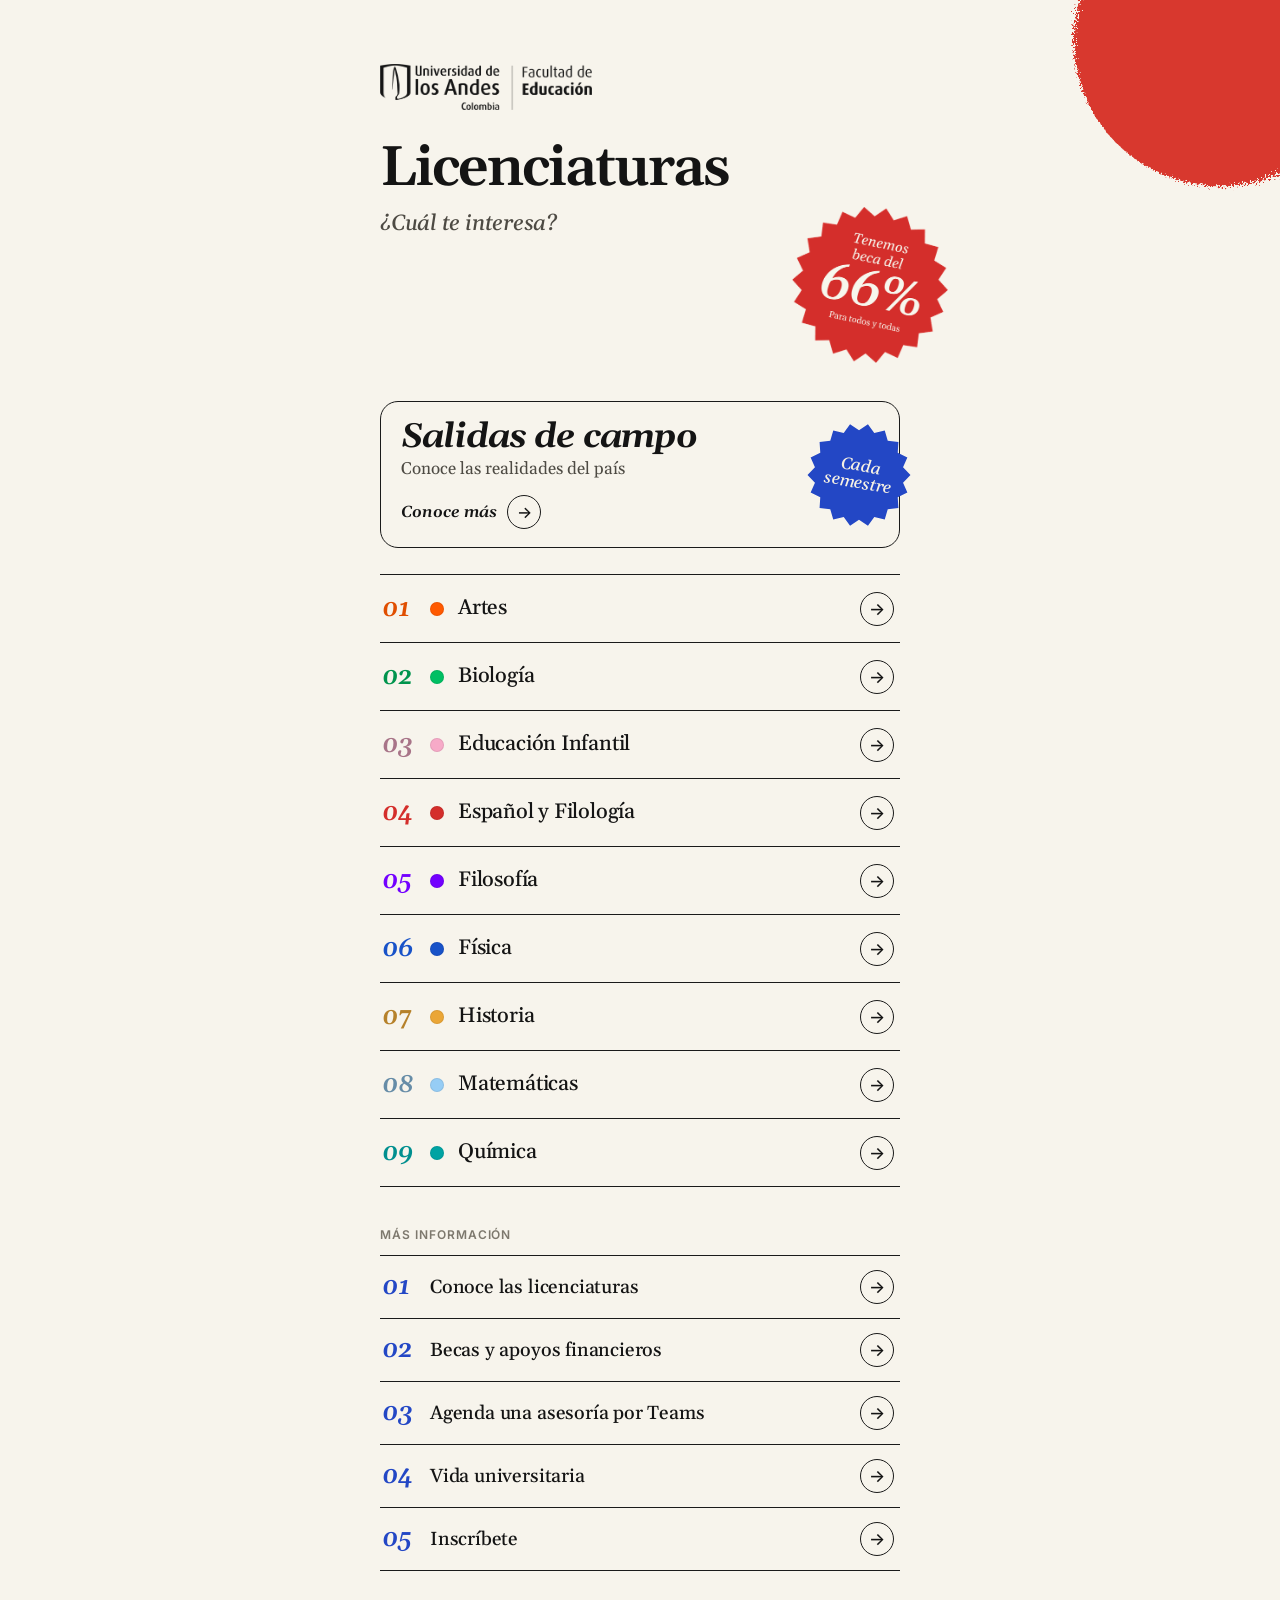
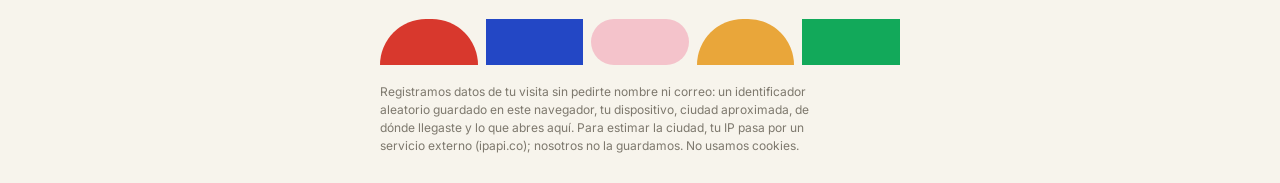
<file: index.html>
<!doctype html>
<html lang="es">
<head>
  <meta charset="utf-8">
  <meta name="viewport" content="width=device-width, initial-scale=1">
  <meta name="robots" content="noindex">
  <title>Enlaces</title>
  <meta name="color-scheme" content="light only">
  <meta name="theme-color" content="#f7f4ec">
  <link rel="preconnect" href="https://fonts.googleapis.com">
  <link rel="preconnect" href="https://fonts.gstatic.com" crossorigin>
  <link rel="stylesheet" href="https://fonts.googleapis.com/css2?family=Gelasio:ital,wght@0,400..700;1,400..700&family=Inter:wght@400;500;600&display=swap">
  <link rel="stylesheet" href="assets/hub.css?v=20261029a">
  <script src="config.js?v=20261104a"></script>
  <script>
    // ?preview=1 → vista previa dentro del editor: no registra visitas ni abre enlaces
    window.QRHUB_PREVIEW = /[?&]preview=1\b/.test(location.search);
  </script>
</head>
<body>
  <div class="blob-wrap" aria-hidden="true">
  <svg class="blob" viewBox="0 0 200 200">
    <defs>
      <filter id="crayon"><feTurbulence type="fractalNoise" baseFrequency=".9" numOctaves="2"/><feDisplacementMap in="SourceGraphic" scale="9"/></filter>
    </defs>
    <circle cx="100" cy="100" r="86" filter="url(#crayon)"/>
  </svg>
  </div>
  <main class="hub">
    <a class="all-lic all-lic-top" id="allTop" hidden><span aria-hidden="true">←</span> Todas las licenciaturas</a>
    <header class="hub-head">
      <img class="brand" src="assets/logo-uniandes-educacion.png" width="1000" height="217" alt="Universidad de los Andes · Facultad de Educación">
      <div class="avatar" id="avatar" aria-hidden="true"></div>
      <p class="eyebrow" id="eyebrow"></p>
      <h1 id="title"></h1>
      <a class="seal" id="seal" target="_blank" rel="noopener" hidden>
        <img class="seal-img" id="sealImg" alt="" hidden>
        <svg viewBox="0 0 200 200" aria-hidden="true"><polygon id="sealShape"/></svg>
        <span class="seal-text">
          <span class="seal-l1" id="sealL1"></span>
          <span class="seal-big" id="sealBig"></span>
          <span class="seal-l2" id="sealL2"></span>
        </span>
      </a>
      <p class="subtitle" id="subtitle"></p>
    </header>

    <!-- bloque destacado: salidas de campo -->
    <a class="feature" id="feature" hidden>
      <!-- estampilla, en la línea del sello del 66% -->
      <span class="feature-stamp" id="featStamp" aria-hidden="true">
        <svg viewBox="0 0 200 200"><polygon id="stampShape"/></svg>
        <span id="featEyebrow"></span>
      </span>
      <span class="feature-text">
        <span class="feature-title" id="featTitle"></span>
        <span class="feature-sub" id="featText"></span>
        <span class="feature-more">Conoce más <span class="feature-arrow" aria-hidden="true">→</span></span>
      </span>
    </a>

    <nav class="links" id="links" aria-label="Enlaces"></nav>

    <section class="more" id="more" hidden>
      <p class="eyebrow">Más información</p>
      <nav class="links" id="moreLinks" aria-label="Más información"></nav>
    </section>

    <p class="redirect" id="redirect" hidden></p>
    <p class="facts" id="facts" hidden></p>

    <a class="all-lic all-lic-bottom" id="allBottom" hidden>Ver todas las licenciaturas <span aria-hidden="true">→</span></a>

    <footer class="hub-foot">
      <div class="shapes" aria-hidden="true"><i class="s1"></i><i class="s2"></i><i class="s3"></i><i class="s4"></i><i class="s5"></i></div>
      <p id="privacy"></p>
    </footer>
  </main>

  <!-- visor para abrir el pensum dentro de la misma página -->
  <div class="viewer" id="viewer" role="dialog" aria-modal="true" aria-labelledby="viewerTitle" hidden>
    <div class="viewer-bar">
      <div class="viewer-head">
        <p class="eyebrow" id="viewerEyebrow"></p>
        <h2 id="viewerTitle"></h2>
      </div>
      <a class="viewer-ext" id="viewerOpen" target="_blank" rel="noopener">Abrir ↗</a>
      <button class="viewer-close" id="viewerClose" type="button" aria-label="Cerrar">✕</button>
    </div>
    <iframe class="viewer-frame" id="viewerFrame" title="Pensum" allow="fullscreen" allowfullscreen></iframe>
  </div>

  <script src="assets/nodes.js?v=20261029a"></script>
  <script src="assets/tracker.js?v=20261029o"></script>
  <script>
    /* Respaldo fijo: si config.js se borra o queda con un error al editarlo,
       la página no queda en blanco y los QR impresos siguen llevando a algún lugar. */
    var FALLBACK = { title: "Facultad de Educación", label: "Ir al sitio de la Facultad", url: "https://educacion.uniandes.edu.co" };

    (function () {
      var nav = document.getElementById("links");
      var more = document.getElementById("more"), moreNav = document.getElementById("moreLinks");
      var N = window.QRNodes;
      var URL_OK = /^(https?:|mailto:|tel:)|^(?!\/)[\w.\/-]+\.html?(\?[^\s#]*)?(#[\w-]*)?$/i;

      function el(tag, cls, text) { var n = document.createElement(tag); if (cls) n.className = cls; if (text != null) n.textContent = text; return n; }

      function button(l, href) {
        var a = el("a", "link");
        a.href = href || l.url;
        // enlaces externos: pestaña nueva, para que el nodo siga abierto
        if (!href) { a.target = "_blank"; a.rel = "noopener"; }
        if (l.dot) { var d = el("span", "dot"); d.style.background = l.dot; d.setAttribute("aria-hidden", "true"); a.appendChild(d); }
        if (l.icon) { var i = el("span", "icon", l.icon); i.setAttribute("aria-hidden", "true"); a.appendChild(i); }
        a.appendChild(el("span", "label", l.label || l.url));
        var ar = el("span", "arrow", "→"); ar.setAttribute("aria-hidden", "true");
        a.appendChild(ar);
        if (l.ink) a.style.setProperty("--n", l.ink);
        return a;
      }

      function setColors(brand) {
        var root = document.documentElement.style;
        root.setProperty("--lic", brand);
        root.setProperty("--lic-ink", N ? N.ink(brand, 3) : brand);
      }

      // lista de todas las licenciaturas (la página principal), conservando el origen del QR
      function hrefAll() {
        var q = new URLSearchParams(location.search), keep = new URLSearchParams();
        ["src", "utm_campaign"].forEach(function (k) { if (q.get(k)) keep.set(k, q.get(k)); });
        return location.pathname + (keep.toString() ? "?" + keep.toString() : "");
      }
      function renderAllButtons(show) {
        ["allTop", "allBottom"].forEach(function (id) {
          var a = document.getElementById(id);
          a.hidden = !show;
          a.href = hrefAll();
          a.onclick = function (e) {
            if (window.QRHUB_PREVIEW) { e.preventDefault(); return; }
            if (window.QRHub) QRHub.trackClick({ id: "todas-licenciaturas", label: "Todas las licenciaturas", url: a.href });
          };
        });
      }

      // misma página con otra licenciatura, conservando ?src, ?to y la campaña
      function hrefFor(programId) {
        var q = new URLSearchParams(location.search);
        q.set("lic", programId);
        q.delete("preview");
        return location.pathname + "?" + q.toString();
      }

      function render(C, lic) {
        var broken = !C || !Array.isArray(C.links);
        if (broken) C = { title: FALLBACK.title, links: [] };
        var programs = C.programs || [];
        var program = N && lic ? N.program(C, lic) : null;
        var chooser = !broken && !program && programs.length > 0;

        setColors(program && program.color ? program.color : (C.accent || "#2347c5"));
        document.getElementById("privacy").textContent = C.privacyNote || "";

        var av = document.getElementById("avatar");
        av.textContent = "";
        av.hidden = !C.avatar;   // sin logo, el título lleva todo el peso, como en el afiche
        if (C.avatar) { var img = el("img"); img.src = C.avatar; img.alt = ""; av.appendChild(img); }

        var h1 = document.getElementById("title"), eb = document.getElementById("eyebrow"), sub = document.getElementById("subtitle");
        h1.textContent = "";
        if (program) {
          // como la portada del folleto: «Licenciatura» + «en Artes» en el color de la licenciatura
          h1.appendChild(document.createTextNode("Licenciatura "));
          h1.appendChild(el("em", null, "en " + program.name));
          eb.textContent = C.title || "";
          sub.textContent = program.tagline || C.subtitle || "";
          sub.classList.toggle("tagline", !!program.tagline);
          document.title = "Licenciatura en " + program.name;
        } else if (chooser) {
          h1.appendChild(document.createTextNode("Licenciaturas"));
          eb.textContent = C.title || "";
          sub.textContent = "¿Cuál te interesa?";
          document.title = C.title || "Licenciaturas";
        } else {
          h1.textContent = C.title || "";
          eb.textContent = "";
          sub.textContent = broken ? "" : (C.subtitle || "");
          document.title = C.title || "Enlaces";
        }
        eb.hidden = true;   // el logo de la Universidad y la Facultad ya lo dice
        if (!program) sub.classList.remove("tagline");
        renderSeal(C.badge);
        renderFeature(C.fieldTrips);
        renderAllButtons(!!program && programs.length > 1);

        var facts = document.getElementById("facts");
        var f = program ? [program.semesters && program.semesters + " semestres", program.credits && program.credits + " créditos", program.snies && "SNIES " + program.snies].filter(Boolean) : [];
        facts.textContent = f.join(" · ");
        facts.hidden = !f.length;

        nav.textContent = "";
        moreNav.textContent = "";
        var shown = 0;
        current = program;
        if (chooser) {
          programs.forEach(function (p) {
            var a = button({ label: p.name, dot: p.color, ink: N ? N.ink(p.color || "#2347c5", 3) : p.color }, hrefFor(p.id));
            a.addEventListener("click", function (e) {
              if (window.QRHUB_PREVIEW) { e.preventDefault(); render(C, p.id); return; }
              if (window.QRHub) QRHub.track("elige-licenciatura", p.id);
            });
            nav.appendChild(a); shown++;
          });
          // debajo del selector: los enlaces que no dependen de la licenciatura (cita por Teams, becas…)
          addLinks(moreNav, linkList(C, null));
          more.hidden = !moreNav.children.length;
        } else {
          shown = addLinks(nav, linkList(C, program));
          more.hidden = true;
        }
        if (!shown) nav.appendChild(button(FALLBACK));
      }

      // ---------- salidas de campo (bloque destacado → salidas.html) ----------
      (function () {   // forma de la estampilla: roseta de 18 puntas suaves
        var pts = [], n = 18;
        for (var i = 0; i < n * 2; i++) {
          var r = i % 2 ? 86 : 99, ang = Math.PI * i / n - Math.PI / 2;
          pts.push((100 + r * Math.cos(ang)).toFixed(1) + "," + (100 + r * Math.sin(ang)).toFixed(1));
        }
        document.getElementById("stampShape").setAttribute("points", pts.join(" "));
      })();
      function renderFeature(f) {
        var a = document.getElementById("feature");
        var ok = !!(f && f.show !== false && f.title && URL_OK.test(f.url || ""));
        a.hidden = !ok;
        if (!ok) return;
        var q = new URLSearchParams(location.search), keep = new URLSearchParams();
        ["lic", "src", "utm_campaign"].forEach(function (k) { if (q.get(k)) keep.set(k, q.get(k)); });
        a.href = f.url + (keep.toString() ? (f.url.indexOf("?") < 0 ? "?" : "&") + keep.toString() : "");
        document.getElementById("featEyebrow").textContent = f.eyebrow || "";
        document.getElementById("featStamp").hidden = !f.eyebrow;
        a.classList.toggle("has-stamp", !!f.eyebrow);
        a.setAttribute("aria-label", [f.eyebrow, f.title, f.text].filter(Boolean).join(". "));
        document.getElementById("featTitle").textContent = f.title;
        document.getElementById("featText").textContent = f.text || "";

        a.onclick = function (e) {
          if (window.QRHUB_PREVIEW) { e.preventDefault(); return; }
          if (window.QRHub) QRHub.trackClick({ id: "salidas-campo", label: f.title, url: f.url });
        };
      }

      // ---------- sello de la beca (como el de los folletos) ----------
      (function () {
        // 24 picos marcados, como el sello de los folletos
        var pts = [], n = 24;
        for (var i = 0; i < n * 2; i++) {
          var r = i % 2 ? 82 : 99, a = Math.PI * i / n - Math.PI / 2 + 0.07;
          pts.push((100 + r * Math.cos(a)).toFixed(1) + "," + (100 + r * Math.sin(a)).toFixed(1));
        }
        document.getElementById("sealShape").setAttribute("points", pts.join(" "));
      })();
      function renderSeal(b) {
        var seal = document.getElementById("seal");
        var ok = b && b.show !== false && (b.big || b.line1) && URL_OK.test(b.url || "");
        seal.hidden = !ok;
        if (!ok) return;
        seal.href = b.url;
        // si hay imagen del sello (la del diseño), se usa tal cual; si no, se dibuja con texto
        var img = document.getElementById("sealImg");
        seal.classList.toggle("has-img", !!b.image);
        img.hidden = !b.image;
        if (b.image) img.src = b.image;
        document.getElementById("sealL1").textContent = b.line1 || "";
        document.getElementById("sealBig").textContent = b.big || "";
        document.getElementById("sealL2").textContent = b.line2 || "";
        seal.setAttribute("aria-label", b.label || [b.line1, b.big, b.line2].join(" "));
        seal.onclick = function (e) {
          if (window.QRHUB_PREVIEW) { e.preventDefault(); return; }
          if (window.QRHub) QRHub.trackClick({ id: "sello-beca", label: b.label || "Sello beca", url: b.url });
        };
      }

      function linkList(C, program) {
        return N ? N.linksFor(C, program) : C.links.filter(function (l) { return l && !l.hidden && URL_OK.test(l.url || ""); });
      }

      function addLinks(container, list) {
        list.forEach(function (l) {
          var a = button(l);
          // click izquierdo, medio (auxclick) y teclado registran la salida
          a.addEventListener("click", function (e) {
            if (window.QRHUB_PREVIEW) { e.preventDefault(); return; }
            if (window.QRHub) QRHub.trackClick(l);
            if (l.embed && !(e.metaKey || e.ctrlKey || e.shiftKey)) { e.preventDefault(); openViewer(l); }
          });
          a.addEventListener("auxclick", function (e) { if (e.button === 1 && window.QRHub && !window.QRHUB_PREVIEW) QRHub.trackClick(l); });
          container.appendChild(a);
        });
        return list.length;
      }

      // ---------- visor del pensum ----------
      var viewer = document.getElementById("viewer"), frame = document.getElementById("viewerFrame"), current = null;
      var viewerSince = 0, viewerLabel = "";
      function openViewer(l) {
        viewerSince = Date.now(); viewerLabel = l.id || "";
        document.getElementById("viewerEyebrow").textContent = current ? "Licenciatura en " + current.name : "";
        document.getElementById("viewerTitle").textContent = l.label || "";
        document.getElementById("viewerOpen").href = l.url;
        frame.title = l.label || "Contenido";
        if (frame.src !== l.url) frame.src = l.url;
        viewer.hidden = false;
        document.body.classList.add("viewer-open");
        document.getElementById("viewerClose").focus();
        // el botón «atrás» del celular cierra el visor en vez de salir de la página
        if (!history.state || !history.state.viewer) history.pushState({ viewer: 1 }, "");
      }
      function closeViewer(fromHistory) {
        if (viewer.hidden) return;
        viewer.hidden = true;
        document.body.classList.remove("viewer-open");
        // cuánto tiempo estuvo dentro del visor (p. ej. el pensum)
        if (window.QRHub && viewerSince) QRHub.track("cierra-visor", viewerLabel + "|" + Math.round((Date.now() - viewerSince) / 1000));
        viewerSince = 0;
        if (!fromHistory && history.state && history.state.viewer) history.back();
      }
      document.getElementById("viewerClose").addEventListener("click", function () { closeViewer(false); });
      document.addEventListener("keydown", function (e) { if (e.key === "Escape") closeViewer(false); });
      window.addEventListener("popstate", function () { closeViewer(true); });

      var lic = new URLSearchParams(location.search).get("lic") || "";
      render(window.HUB_CONFIG, lic);

      if (window.QRHUB_PREVIEW) {
        // el editor envía el borrador (y la licenciatura a mostrar) para verlo en vivo
        window.addEventListener("message", function (e) {
          if (e.origin === location.origin && e.data && e.data.type === "qrhub-config") render(e.data.config, e.data.lic || "");
        });
        if (window.parent !== window) window.parent.postMessage({ type: "qrhub-preview-ready" }, location.origin);
        return;
      }

      if (window.QRHub) QRHub.start(function (direct) {
        if (direct.embed) { openViewer(direct); return; }   // QR directo al pensum: se abre dentro de la página
        nav.hidden = true;
        var r = document.getElementById("redirect");
        r.hidden = false;
        r.textContent = "Redirigiendo a " + (direct.label || "tu destino") + "…";
      });
    })();
  </script>
</body>
</html>
</file>
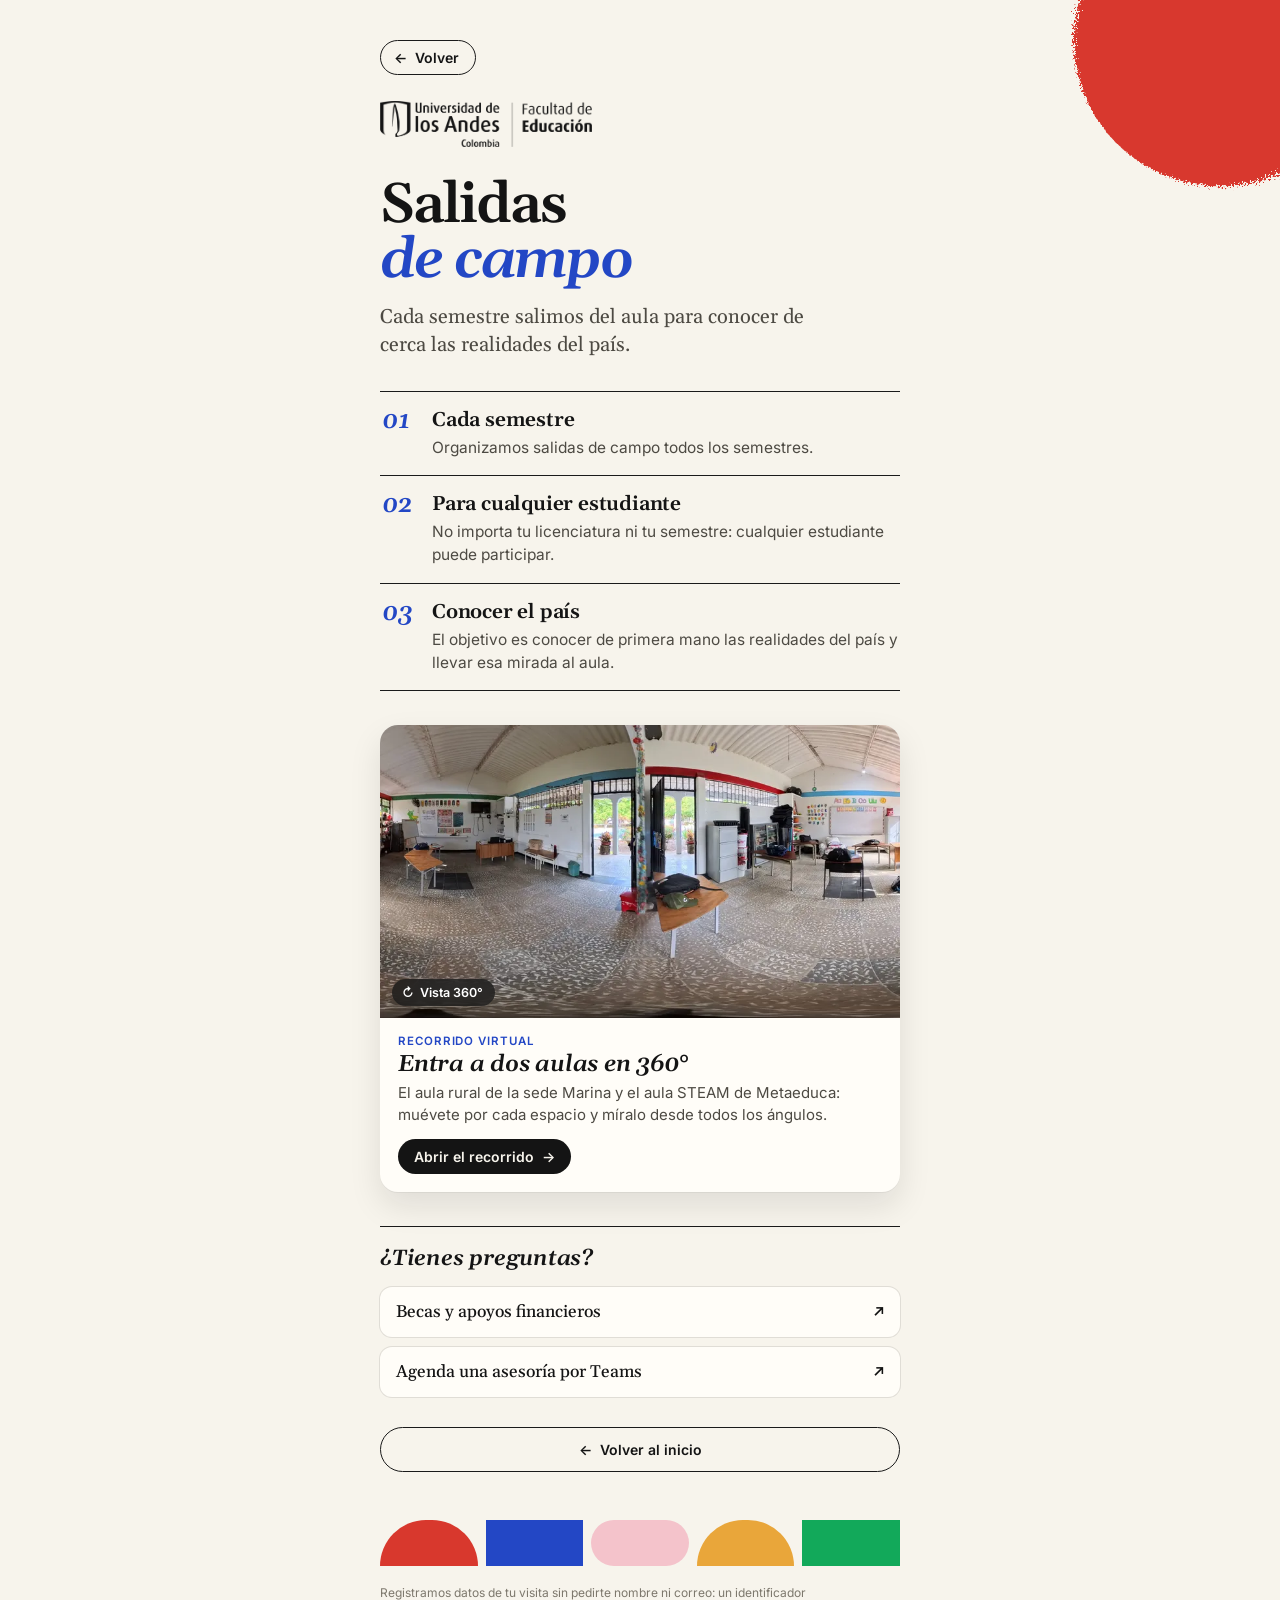
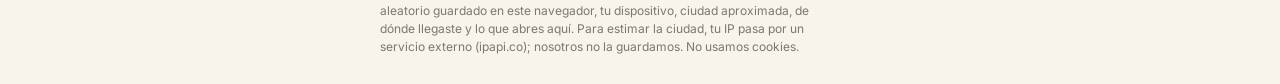
<file: salidas.html>
<!doctype html>
<html lang="es">
<head>
  <meta charset="utf-8">
  <meta name="viewport" content="width=device-width, initial-scale=1">
  <meta name="robots" content="noindex">
  <meta name="color-scheme" content="light only">
  <meta name="theme-color" content="#f7f4ec">
  <title>Salidas de campo · Facultad de Educación</title>
  <link rel="preconnect" href="https://fonts.googleapis.com">
  <link rel="preconnect" href="https://fonts.gstatic.com" crossorigin>
  <link rel="stylesheet" href="https://fonts.googleapis.com/css2?family=Gelasio:ital,wght@0,400..700;1,400..700&family=Inter:wght@400;500;600&display=swap">
  <link rel="stylesheet" href="assets/hub.css?v=20261029a">
  <link rel="stylesheet" href="assets/salidas.css?v=20261029a">
  <script src="config.js?v=20261104a"></script>
</head>
<body class="page-salidas">
  <div class="blob-wrap" aria-hidden="true">
    <svg class="blob" viewBox="0 0 200 200">
      <defs>
        <filter id="crayon"><feTurbulence type="fractalNoise" baseFrequency=".9" numOctaves="2"/><feDisplacementMap in="SourceGraphic" scale="9"/></filter>
      </defs>
      <circle cx="100" cy="100" r="86" filter="url(#crayon)"/>
    </svg>
  </div>

  <main class="hub trip">
    <a class="back" id="back" href="index.html"><span aria-hidden="true">←</span> <span id="backText">Volver</span></a>
    <img class="brand" src="assets/logo-uniandes-educacion.png" width="1000" height="217" alt="Universidad de los Andes · Facultad de Educación">

    <header class="hub-head">
      <h1>Salidas <em>de campo</em></h1>
      <p class="lead">Cada semestre salimos del aula para conocer de cerca las realidades del país.</p>
    </header>

    <ol class="trip-points">
      <li>
        <h2>Cada semestre</h2>
        <p>Organizamos salidas de campo todos los semestres.</p>
      </li>
      <li>
        <h2>Para cualquier estudiante</h2>
        <p>No importa tu licenciatura ni tu semestre: cualquier estudiante puede participar.</p>
      </li>
      <li>
        <h2>Conocer el país</h2>
        <p>El objetivo es conocer de primera mano las realidades del país y llevar esa mirada al aula.</p>
      </li>
    </ol>

    <a class="tour" id="tour" target="_blank" rel="noopener">
      <span class="tour-media">
        <img id="tourImg" alt="" width="720" height="405">
        <span class="tour-badge"><span aria-hidden="true">↻</span> Vista 360°</span>
      </span>
      <span class="tour-body">
        <span class="tour-eyebrow">Recorrido virtual</span>
        <span class="tour-title">Entra a dos aulas en 360°</span>
        <span class="tour-text">El aula rural de la sede Marina y el aula STEAM de Metaeduca: muévete por cada espacio y míralo desde todos los ángulos.</span>
        <span class="tour-cta">Abrir el recorrido <span aria-hidden="true">→</span></span>
      </span>
    </a>

    <section class="trip-help" id="help">
      <h2>¿Tienes preguntas?</h2>
      <div class="trip-buttons" id="more"></div>
    </section>

    <a class="back-bottom" id="backBottom" href="index.html"><span aria-hidden="true">←</span> <span id="backBottomText">Volver al inicio</span></a>

    <footer class="hub-foot">
      <div class="shapes" aria-hidden="true"><i class="s1"></i><i class="s2"></i><i class="s3"></i><i class="s4"></i><i class="s5"></i></div>
      <p id="privacy"></p>
    </footer>
  </main>

  <script src="assets/nodes.js?v=20261029a"></script>
  <script src="assets/tracker.js?v=20261029o"></script>
  <script>
    (function () {
      var C = window.HUB_CONFIG || {};
      var T = C.fieldTrips || {};
      var N = window.QRNodes;
      var q = new URLSearchParams(location.search);
      var program = N && q.get("lic") ? N.program(C, q.get("lic")) : null;

      // color de la licenciatura de la que viene la persona (si viene de una)
      var color = program && program.color ? program.color : (C.accent || "#2347c5");
      document.documentElement.style.setProperty("--lic", color);
      document.documentElement.style.setProperty("--lic-ink", N ? N.ink(color, 3) : color);

      // volver al nodo con la misma licenciatura y el mismo origen del QR
      var back = new URLSearchParams();
      ["lic", "src", "utm_campaign"].forEach(function (k) { if (q.get(k)) back.set(k, q.get(k)); });
      var backHref = "index.html" + (back.toString() ? "?" + back.toString() : "");
      document.getElementById("back").href = backHref;
      document.getElementById("backBottom").href = backHref;
      if (program) {
        document.getElementById("backText").textContent = "Licenciatura en " + program.name;
        document.getElementById("backBottomText").textContent = "Volver a Licenciatura en " + program.name;
      }

      document.getElementById("privacy").textContent = C.privacyNote || "";

      var tour = document.getElementById("tour");
      var URL_OK = /^(https?:|mailto:|tel:)|^(?!\/)[\w.\/-]+\.html?(\?[^\s#]*)?(#[\w-]*)?$/i;
      if (T.tourUrl && URL_OK.test(T.tourUrl)) {
        tour.href = T.tourUrl;
        document.getElementById("tourImg").src = T.tourImage || "assets/recorrido-360.webp";
        tour.addEventListener("click", function () {
          if (window.QRHub) QRHub.trackClick({ id: "recorrido-360", label: "Recorrido 360", url: T.tourUrl });
        });
      } else {
        tour.hidden = true;
      }

      // enlaces útiles: la cita por Teams y las becas, tomados de config.js
      var more = document.getElementById("more");
      var list = N ? N.linksFor(C, program) : [];
      list.filter(function (l) { return /asesor|becas/i.test(l.id + " " + l.label) && !l.embed; }).forEach(function (l) {
        var a = document.createElement("a");
        a.className = "trip-btn"; a.href = l.url; a.target = "_blank"; a.rel = "noopener";
        a.textContent = l.label;
        var ar = document.createElement("span"); ar.setAttribute("aria-hidden", "true"); ar.textContent = " ↗"; a.appendChild(ar);
        a.addEventListener("click", function () { if (window.QRHub) QRHub.trackClick(l); });
        more.appendChild(a);
      });
      document.getElementById("help").hidden = !more.children.length;

      ["back", "backBottom"].forEach(function (id) {
        document.getElementById(id).addEventListener("click", function () { if (window.QRHub) QRHub.track("volver", id === "back" ? "arriba" : "abajo"); });
      });
      if (window.QRHub) QRHub.start();
    })();
  </script>
</body>
</html>
</file>
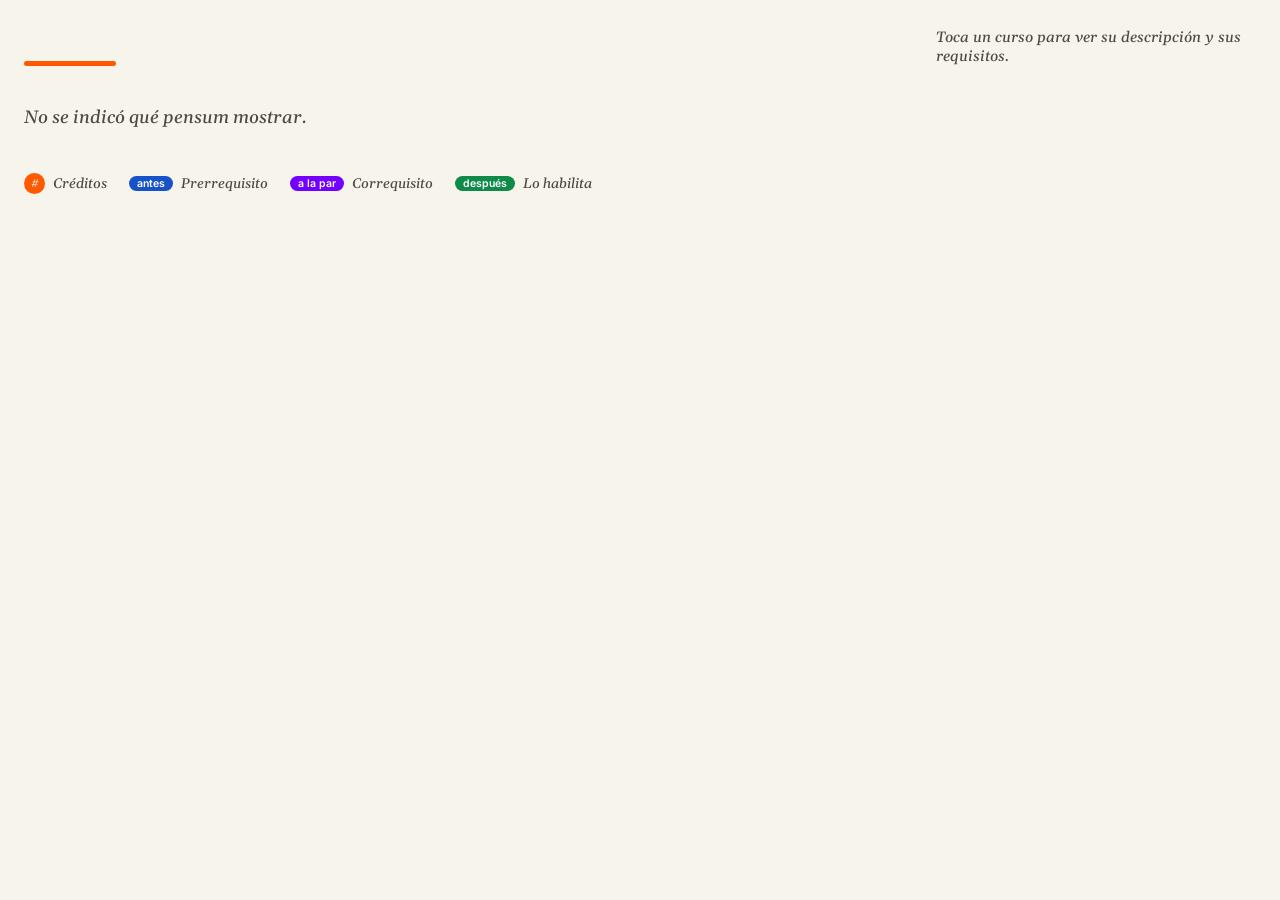
<file: pensum/ver.html>
<!doctype html>
<html lang="es">
<head>
  <meta charset="utf-8">
  <meta name="viewport" content="width=device-width, initial-scale=1">
  <meta name="robots" content="noindex">
  <meta name="color-scheme" content="light only">
  <meta name="theme-color" content="#f7f4ec">
  <title>Plan de estudios</title>
  <link rel="preconnect" href="https://fonts.googleapis.com">
  <link rel="preconnect" href="https://fonts.gstatic.com" crossorigin>
  <link rel="stylesheet" href="https://fonts.googleapis.com/css2?family=Gelasio:ital,wght@0,400..700;1,400..700&family=Inter:wght@400;500;600&display=swap">
  <link rel="stylesheet" href="pensum.css?v=20261125e">
</head>
<body>
  <main class="pen" id="app">
    <header class="pen-head">
      <div>
        <h1 id="title"></h1>
        <p class="pen-sub" id="sub"></p>
        <button class="pen-malla" id="malla" type="button" hidden></button>
        <i class="pen-rule" aria-hidden="true"></i>
      </div>
      <p class="pen-hint">Toca un curso para ver su descripción y sus requisitos.</p>
    </header>

    <!-- celular: un semestre a la vez -->
    <nav class="sem-tabs" id="semTabs" aria-label="Semestres"></nav>

    <section class="board" id="board" aria-label="Plan de estudios"></section>

    <footer class="pen-foot">
      <div class="legend">
        <span><b class="dot-demo">#</b> Créditos</span>
        <span><i class="tag before">antes</i> Prerrequisito</span>
        <span><i class="tag along">a la par</i> Correquisito</span>
        <span><i class="tag after">después</i> Lo habilita</span>
      </div>
      <ol class="notes" id="notes"></ol>
      <p class="source" id="source"></p>
    </footer>
  </main>

  <!-- ficha del curso -->
  <div class="sheet-wrap" id="sheetWrap" hidden>
    <article class="sheet" id="sheet" role="dialog" aria-modal="true" aria-labelledby="sTitle">
      <figure class="sheet-media" id="sMedia" hidden></figure>
      <header class="sheet-head" id="sHead">
        <p class="sheet-area" id="sArea"></p>
        <h2 id="sTitle"></h2>
        <p class="sheet-meta" id="sMeta"></p>
        <button class="sheet-close" id="sClose" type="button" aria-label="Cerrar">✕</button>
      </header>
      <div class="sheet-body" id="sBody"></div>
    </article>
  </div>

  <!-- registro: los cursos que la persona consulta (la visita y la salida las mide la página que abre este visor) -->
  <script>
    window.QRHUB_NO_EXIT = true;
    window.QRHUB_NODE = new URLSearchParams(location.search).get("p") || "";
  </script>
  <script src="../config.js?v=20261104a"></script>
  <script src="../assets/nodes.js?v=20261029a"></script>
  <script src="../assets/tracker.js?v=20261029o"></script>
  <script src="pensum.js?v=20261125h"></script>
</body>
</html>
</file>
<file: assets/hub.css>
/* Página pública con el estilo de las piezas impresas de la Facultad:
   papel crema, serif itálica, reglas finas, números azules y una mancha roja de crayón.
   Solo modo claro, igual que el material impreso. */
:root {
  color-scheme: light;
  --accent: #2347c5;
  --lic: #2347c5;        /* color de la licenciatura (lo pone la página) */
  --lic-ink: #2347c5;    /* versión legible del mismo color sobre el papel */
  --paper: #f7f4ec;
  --ink: #141414;
  --ink-2: #4d4a43;
  --ink-3: #7d786d;
  --rule: #1a1a1a;
  --red: #d8382d;
  --blue: #2347c5;
  --green: #12a95a;
  --yellow: #e9a63a;
  --pink: #f4c3cb;
  --serif: "Gelasio", Georgia, "Times New Roman", serif;
  --sans: "Inter", system-ui, -apple-system, "Segoe UI", Roboto, sans-serif;
}

* { box-sizing: border-box; }
[hidden] { display: none !important; }
html, body { margin: 0; }
html { background: var(--paper); }
body {
  background: var(--paper);
  color: var(--ink);
  font: 16px/1.45 var(--sans);
  min-height: 100vh;
  overflow-x: hidden;
  -webkit-font-smoothing: antialiased;
}

/* mancha roja de crayón, como en los afiches */
.blob-wrap { position: absolute; top: 0; left: 0; right: 0; height: 280px; overflow: hidden; pointer-events: none; z-index: 0; }
.blob {
  position: absolute; top: -95px; right: -85px; width: 200px; height: 200px;
  fill: var(--red); pointer-events: none; z-index: 0;
}
@media (min-width: 700px) { .blob { width: 340px; height: 340px; top: -130px; right: -110px; } .hub { padding-top: 80px; } }

.hub {
  position: relative; z-index: 1;
  max-width: 560px;
  margin: 0 auto;
  padding: 64px 20px 28px;
  display: flex;
  flex-direction: column;
  min-height: 100vh;
}

/* ---------- encabezado ---------- */
.hub-head { margin-bottom: 32px; }
.avatar {
  width: 76px; height: 76px; margin-bottom: 22px;
  border-radius: 50%; overflow: hidden; background: #fff;
  box-shadow: 0 0 0 1px rgba(20, 20, 20, .08);
}
.avatar img { width: 100%; height: 100%; object-fit: cover; display: block; }
.eyebrow {
  margin: 0 0 10px; font: 600 12px/1.3 var(--sans); letter-spacing: .08em; text-transform: uppercase; color: var(--ink-3);
}
.hub-head h1 em { display: block; font-style: italic; color: var(--lic-ink); }
.hub-head h1 {
  font-family: var(--serif); font-weight: 600;
  font-size: clamp(38px, 11vw, 56px); line-height: .98; letter-spacing: -.035em;
  margin: 0 0 14px; text-wrap: balance;
}
.hub-head .subtitle {
  margin: 0; font-family: var(--serif); font-style: italic; font-weight: 500;
  font-size: 22px; line-height: 1.2; color: var(--ink-2); letter-spacing: -.01em;
}

/* ---------- lista de enlaces (como el listado numerado del afiche) ---------- */
.links { display: flex; flex-direction: column; border-top: 1.5px solid var(--rule); counter-reset: n; }
.link {
  position: relative;
  display: flex; align-items: center; gap: 14px;
  min-height: 68px; padding: 14px 6px 14px 2px;
  border-bottom: 1.5px solid var(--rule);
  color: var(--ink); text-decoration: none;
  font-family: var(--serif); font-size: 21px; font-weight: 500; line-height: 1.2; letter-spacing: -.01em;
  transition: background-color .15s ease, padding .15s ease;
  -webkit-tap-highlight-color: transparent;
}
.link::before {
  counter-increment: n; content: counter(n, decimal-leading-zero);
  font-family: var(--serif); font-style: italic; font-weight: 600; font-size: 24px;
  color: var(--n, var(--lic-ink)); min-width: 34px;
}
.link .icon { font-size: 20px; line-height: 1; }
.link .label { flex: 1; min-width: 0; }
.link .arrow {
  flex: none; width: 34px; height: 34px; border-radius: 50%; display: grid; place-items: center;
  font-family: var(--sans); font-size: 17px; color: var(--ink);
  border: 1.5px solid var(--rule); transition: background-color .15s ease, color .15s ease, transform .15s ease;
}
.link:hover, .link:focus-visible { background: color-mix(in srgb, var(--lic) 16%, transparent); padding-left: 10px; outline: none; }
.link:hover .arrow, .link:focus-visible .arrow { background: var(--n, var(--lic-ink)); border-color: var(--n, var(--lic-ink)); color: #fff; transform: translateX(2px); }
.link:focus-visible { box-shadow: inset 0 0 0 2px var(--lic-ink); }
.link:active { background: color-mix(in srgb, var(--lic) 28%, transparent); }
.link .dot { width: 14px; height: 14px; border-radius: 50%; flex: none; box-shadow: inset 0 0 0 1px rgba(0, 0, 0, .08); }
.facts { margin: 16px 0 0; font: italic 600 17px var(--serif); color: var(--lic-ink); letter-spacing: -.005em; }

.redirect {
  font-family: var(--serif); font-style: italic; font-size: 22px; color: var(--ink-2);
  border-top: 1.5px solid var(--rule); border-bottom: 1.5px solid var(--rule); padding: 20px 2px; margin: 0;
}

/* ---------- formas de color (las ilustraciones del folleto) ---------- */
.shapes { display: flex; gap: 8px; margin: 0 0 18px; height: 46px; }
.shapes i { flex: 1; display: block; }
.shapes .s1 { background: var(--red); border-radius: 999px 999px 0 0; }
.shapes .s2 { background: var(--blue); }
.shapes .s3 { background: var(--pink); border-radius: 999px; }
.shapes .s4 { background: var(--yellow); border-radius: 999px 999px 0 0; }
.shapes .s5 { background: var(--green); border-radius: 0 0 0 0; }

.hub-foot { margin-top: auto; padding-top: 48px; }
.hub-foot p { font-size: 12px; line-height: 1.5; color: var(--ink-3); margin: 0; max-width: 460px; }

/* ---------- más información (página principal) ---------- */
.more { margin-top: 40px; }
.more .eyebrow { margin-bottom: 12px; }
.more .link { min-height: 58px; font-size: 19px; }

/* ---------- visor del pensum dentro de la página ---------- */
body.viewer-open { overflow: hidden; }
.viewer {
  position: fixed; inset: 0; z-index: 50;
  display: flex; flex-direction: column;
  background: var(--paper);
  animation: viewer-in .22s ease-out;
}
@keyframes viewer-in { from { transform: translateY(24px); opacity: 0; } to { transform: none; opacity: 1; } }
.viewer-bar {
  display: flex; align-items: center; gap: 12px;
  padding: max(12px, env(safe-area-inset-top)) 16px 12px;
  border-bottom: 1.5px solid var(--rule);
}
.viewer-head { flex: 1; min-width: 0; }
.viewer-head .eyebrow { margin: 0 0 2px; color: var(--lic-ink); }
.viewer-head h2 {
  margin: 0; font-family: var(--serif); font-style: italic; font-weight: 600; font-size: 22px; letter-spacing: -.01em;
  white-space: nowrap; overflow: hidden; text-overflow: ellipsis;
}
.viewer-ext { font-size: 13px; font-weight: 600; color: var(--ink-2); text-decoration: none; white-space: nowrap; }
.viewer-ext:hover { color: var(--lic-ink); }
.viewer-close {
  flex: none; width: 40px; height: 40px; border-radius: 50%; cursor: pointer;
  border: 1.5px solid var(--rule); background: var(--paper); color: var(--ink); font-size: 16px;
}
.viewer-close:hover, .viewer-close:focus-visible { background: var(--lic-ink); border-color: var(--lic-ink); color: #fff; outline: none; }
.viewer-frame { flex: 1; width: 100%; border: 0; background: #fff; }
@media (min-width: 900px) {
  .viewer { inset: 24px; border-radius: 18px; overflow: hidden; box-shadow: 0 30px 80px rgba(0,0,0,.25), 0 0 0 100vmax rgba(20,20,20,.45); }
}

/* ---------- texto oficial de la licenciatura ---------- */
.hub-head .subtitle.tagline {
  font-style: normal; font-weight: 400; font-size: 18px; line-height: 1.45; letter-spacing: 0; color: var(--ink-2);
  max-width: 480px; text-wrap: pretty;
}

/* ---------- sello de la beca (como el de los folletos) ---------- */
/* flota a la derecha del texto de la licenciatura; el texto lo rodea */
.hub-head::after { content: ""; display: table; clear: both; }
.seal {
  float: right; shape-outside: circle(50%); shape-margin: 6px;
  position: relative; width: 128px; height: 128px; margin: -4px -8px 6px 10px;
  display: grid; place-items: center; text-decoration: none; color: #f6f1e3;
  transition: transform .2s ease;
  -webkit-tap-highlight-color: transparent;
}
@media (min-width: 700px) { .seal { width: 148px; height: 148px; margin-right: -48px; } }
.seal svg { position: absolute; inset: 0; width: 100%; height: 100%; fill: #d3302a; }
.seal:hover, .seal:focus-visible { transform: scale(1.05); outline: none; }
.seal:focus-visible svg { stroke: var(--ink); stroke-width: 4; }
/* como el sello enviado: texto inclinado 30° hacia la derecha */
.seal-text {
  position: relative; display: flex; flex-direction: column; align-items: center; text-align: center; line-height: 1;
  transform: rotate(30deg) translate(1px, 1px);
}
.seal-l1 { font: italic 400 15px/1.02 var(--serif); max-width: 74px; }
.seal-big { font: italic 400 46px/.92 var(--serif); letter-spacing: -.04em; margin: 2px 0 4px; }
.seal-l2 { font: italic 400 8.5px var(--serif); white-space: nowrap; }
@media (min-width: 700px) { .seal-l1 { font-size: 17px; max-width: 86px; } .seal-big { font-size: 54px; } .seal-l2 { font-size: 10px; } }

/* ---------- logo de la Universidad y la Facultad ---------- */
/* align-self: el logo nunca se estira dentro de columnas flexibles; object-fit conserva su proporción */
.brand { display: block; align-self: flex-start; flex: none; width: auto; height: 40px; max-width: 70%; object-fit: contain; object-position: left center; margin: 0 0 26px; }
@media (min-width: 700px) { .brand { height: 46px; margin-bottom: 32px; } }

/* ---------- sello con la imagen del diseño ---------- */
.seal.has-img svg, .seal.has-img .seal-text { display: none; }
.seal-img { position: absolute; inset: 0; width: 100%; height: 100%; object-fit: contain; }   /* tal cual el diseño enviado, con su inclinación original */
.seal.has-img { width: 136px; height: 136px; }
@media (min-width: 700px) { .seal.has-img { width: 156px; height: 156px; } }

/* ---------- bloque destacado: salidas de campo ---------- */
/* sobre el papel, con borde negro fino como los botones del sitio; destaca por el título */
.feature {
  position: relative; display: block; margin: 0 0 26px; padding: 18px 20px 18px;
  background: var(--paper); color: var(--ink); text-decoration: none;
  border: 1.5px solid var(--rule); border-radius: 18px;
  transition: transform .16s ease, background-color .16s ease;
  -webkit-tap-highlight-color: transparent;
}
.feature:hover, .feature:focus-visible { transform: translateY(-2px); background: #fffdf8; outline: none; }
.feature:focus-visible { box-shadow: 0 0 0 3px var(--lic-ink); }
.feature-text { display: flex; flex-direction: column; gap: 3px; }
/* «Cada semestre» como estampilla inclinada, pegada al borde derecho (como el sello del 66%) */
.feature.has-stamp { padding-right: 104px; }
.feature-stamp {
  position: absolute; top: 50%; right: -12px; width: 104px; height: 104px; margin-top: -52px;
  display: grid; place-items: center; transform: rotate(10deg); transition: transform .2s ease;
}
.feature-stamp svg { position: absolute; inset: 0; width: 100%; height: 100%; fill: #2347c5; }
.feature-stamp span {
  position: relative; max-width: 70px; text-align: center; color: #f6f1e3;
  font: italic 500 17px/1.02 var(--serif); letter-spacing: -.01em;
}
.feature:hover .feature-stamp, .feature:focus-visible .feature-stamp { transform: rotate(2deg) scale(1.05); }
.feature-title { font: italic 700 30px/1.02 var(--serif); letter-spacing: -.025em; }
.feature-sub { font: 400 17px/1.35 var(--serif); color: var(--ink-2); }
.feature-more { display: inline-flex; align-items: center; gap: 10px; margin-top: 12px; font: italic 600 16px var(--serif); }
.feature-arrow {
  flex: none; width: 34px; height: 34px; border-radius: 50%; display: grid; place-items: center;
  border: 1.5px solid var(--rule); font: 500 16px var(--sans); font-style: normal;
  transition: background-color .15s ease, color .15s ease, border-color .15s ease, transform .15s ease;
}
.feature:hover .feature-arrow, .feature:focus-visible .feature-arrow {
  background: var(--lic-ink); border-color: var(--lic-ink); color: #fff; transform: translateX(2px);
}
@media (min-width: 700px) { .feature-title { font-size: 34px; } }

/* ---------- botón a la lista de todas las licenciaturas ---------- */
.all-lic {
  display: inline-flex; align-items: center; gap: 8px; text-decoration: none; color: var(--ink);
  border: 1.5px solid var(--rule); border-radius: 999px; font: 600 14px var(--sans);
  transition: background-color .15s ease, color .15s ease;
}
.all-lic:hover, .all-lic:focus-visible { background: var(--ink); color: var(--paper); outline: none; }
.all-lic-top { align-self: flex-start; margin: -24px 0 24px; padding: 8px 16px 8px 13px; background: var(--paper); position: relative; z-index: 2; }
.all-lic-bottom { justify-content: center; margin-top: 26px; padding: 13px 18px; }
</file>
<file: assets/salidas.css>
/* Página «Salidas de campo»: misma base que la página pública (hub.css) */
.trip { padding-top: 40px; }
/* botón para volver (arriba y al final) */
.back, .back-bottom {
  display: inline-flex; align-items: center; gap: 8px; text-decoration: none; color: var(--ink);
  border: 1.5px solid var(--rule); border-radius: 999px; font: 600 14px var(--sans);
  transition: background-color .15s ease, color .15s ease;
}
.back { align-self: flex-start; margin-bottom: 26px; padding: 8px 16px 8px 13px; background: var(--paper); position: relative; z-index: 2; }
.back-bottom { justify-content: center; margin-top: 30px; padding: 13px 18px; }
.back:hover, .back:focus-visible, .back-bottom:hover, .back-bottom:focus-visible { background: var(--ink); color: var(--paper); outline: none; }
.trip .hub-head h1 em { display: block; font-style: italic; color: var(--lic-ink); }
.lead { margin: 0; font: 400 20px/1.4 var(--serif); color: var(--ink-2); max-width: 460px; }

/* tres ideas, numeradas como en los folletos */
.trip-points { list-style: none; margin: 0 0 34px; padding: 0; counter-reset: p; border-top: 1.5px solid var(--rule); }
.trip-points li {
  position: relative; padding: 16px 0 16px 52px; border-bottom: 1.5px solid var(--rule); counter-increment: p;
}
.trip-points li::before {
  content: counter(p, decimal-leading-zero); position: absolute; left: 2px; top: 14px;
  font: italic 600 24px var(--serif); color: var(--lic-ink);
}
.trip-points h2 { margin: 0 0 4px; font: 600 20px/1.2 var(--serif); letter-spacing: -.01em; }
.trip-points p { margin: 0; font-size: 15.5px; line-height: 1.5; color: var(--ink-2); }

/* tarjeta del recorrido 360 */
.tour {
  display: block; text-decoration: none; color: var(--ink); background: #fffdf8; border-radius: 18px; overflow: hidden;
  box-shadow: 0 1px 0 rgba(20, 20, 20, .05), 0 14px 32px rgba(20, 20, 20, .10);
  transition: transform .18s ease, box-shadow .18s ease;
}
.tour:hover, .tour:focus-visible { transform: translateY(-3px); box-shadow: 0 20px 40px rgba(20, 20, 20, .16); outline: none; }
.tour:focus-visible { box-shadow: 0 0 0 3px var(--lic-ink); }
.tour-media { position: relative; display: block; aspect-ratio: 16 / 9; background: #2a2a28; }
.tour-media img { width: 100%; height: 100%; object-fit: cover; display: block; }
.tour-badge {
  position: absolute; left: 12px; bottom: 12px; display: inline-flex; align-items: center; gap: 6px;
  background: rgba(20, 20, 20, .72); color: #fff; border-radius: 999px; padding: 6px 12px 6px 10px;
  font: 600 12.5px var(--sans); backdrop-filter: blur(4px);
}
.tour-body { display: flex; flex-direction: column; gap: 4px; padding: 16px 18px 18px; }
.tour-eyebrow { font: 600 11.5px var(--sans); letter-spacing: .08em; text-transform: uppercase; color: var(--lic-ink); }
.tour-title { font: italic 600 23px/1.15 var(--serif); letter-spacing: -.01em; }
.tour-text { font-size: 15px; line-height: 1.45; color: var(--ink-2); }
.tour-cta {
  align-self: flex-start; margin-top: 10px; display: inline-flex; gap: 8px; align-items: center;
  background: var(--ink); color: var(--paper); border-radius: 999px; padding: 9px 16px; font: 600 14px var(--sans);
}
.tour:hover .tour-cta { background: var(--lic-ink); }

/* preguntas: botones secundarios, sin numeración */
.trip-help { margin-top: 34px; padding-top: 18px; border-top: 1.5px solid var(--rule); }
.trip-help h2 { margin: 0 0 14px; font: italic 600 22px var(--serif); letter-spacing: -.01em; }
.trip-buttons { display: flex; flex-direction: column; gap: 10px; }
.trip-btn {
  display: flex; justify-content: space-between; align-items: center; text-decoration: none; color: var(--ink);
  background: #fffdf8; border-radius: 12px; padding: 14px 16px; font: 500 17px var(--serif);
  box-shadow: 0 0 0 1px rgba(20, 20, 20, .10);
}
.trip-btn:hover, .trip-btn:focus-visible { box-shadow: 0 0 0 2px var(--lic-ink); outline: none; }
</file>
<file: pensum/pensum.css>
/* Pensum interactivo con el estilo del diseño en Figma (papel crema, Gelasio, bandas por área) */
:root {
  color-scheme: light;
  --paper: #f7f4ec;
  --card: #fffdf8;
  --ink: #141414;
  --ink-2: #4d4a43;
  --ink-3: #7d786d;
  --lic: #ff5900;
  --lic-ink: #c24300;
  --lic-display: #ff5900;   /* color de la licenciatura con contraste suficiente para títulos */
  --on-lic: #fff;           /* texto sobre el color de la licenciatura */
  --before: #1852c8;
  --along: #7300ff;
  --after: #0e8a49;
  --serif: "Gelasio", Georgia, "Times New Roman", serif;
  --sans: "Inter", system-ui, -apple-system, "Segoe UI", Roboto, sans-serif;
}
* { box-sizing: border-box; }
[hidden] { display: none !important; }
html, body { margin: 0; background: var(--paper); }
body { color: var(--ink); font: 14px/1.45 var(--sans); -webkit-font-smoothing: antialiased; }

.pen { max-width: 1400px; margin: 0 auto; padding: 28px 24px 40px; }

/* ---------- encabezado ---------- */
.pen-head { display: flex; justify-content: space-between; align-items: flex-end; gap: 16px; flex-wrap: wrap; margin-bottom: 22px; }
.pen-head h1 {
  margin: 0; font-family: var(--serif); font-weight: 600; font-size: clamp(30px, 5.4vw, 58px);
  line-height: 1; letter-spacing: -.03em; color: var(--ink);
}
.pen-head h1 em { font-style: italic; color: var(--lic-display); }
.pen-sub { margin: 10px 0 12px; font-family: var(--serif); font-size: 18px; color: var(--ink-2); }
.pen-malla { display: block; margin: 0 0 14px; padding: 9px 16px; border: 0; border-radius: 999px; background: #c42c22; color: #fff; font: 600 14px/1.3 var(--sans, Inter, sans-serif); text-align: left; text-decoration: underline; text-underline-offset: 3px; cursor: pointer; }
.pen-malla[hidden] { display: none; }
.pen-malla:hover { background: #9f2119; }
.pen-rule { display: block; width: 92px; height: 5px; border-radius: 3px; background: var(--lic); }
.pen-hint { margin: 0; font: italic 500 15px var(--serif); color: var(--ink-2); max-width: 320px; }
.pen-error { font: italic 500 18px var(--serif); color: var(--ink-2); }

/* ---------- tablero ---------- */
.board { display: flex; flex-direction: column; gap: 12px; }
.row {
  display: grid; grid-template-columns: 150px repeat(8, minmax(0, 1fr));
  gap: 10px; align-items: start;
}
.sems { position: sticky; top: 0; z-index: 3; background: var(--paper); padding: 8px 12px 4px; }
.sem-pill {
  grid-row: 1; text-align: center; background: var(--lic); color: var(--on-lic); border-radius: 999px;
  font: italic 600 14px var(--serif); padding: 6px 4px; white-space: nowrap; overflow: hidden; text-overflow: ellipsis;
}
.band { background: var(--bg); border-radius: 14px; padding: 12px; }
.band .lbl { grid-column: 1; padding: 4px 2px; }
.band .lbl h3 { margin: 0; font: italic 600 21px/1.05 var(--serif); color: var(--ac); letter-spacing: -.01em; }
.band .lbl span { display: block; margin-top: 4px; font-family: var(--serif); font-size: 13px; color: var(--ac); }
.totals { background: #e9e5da; --ac: var(--ink); }
.tot {
  grid-row: 1; background: var(--card); border-radius: 8px; text-align: center; padding: 6px 4px;
  font: italic 600 28px/1.1 var(--serif); color: var(--lic-display);
}

/* ---------- tarjeta de curso ---------- */
.card {
  all: unset; box-sizing: border-box; position: relative; cursor: pointer;
  display: flex; flex-direction: column; gap: 4px; min-height: 70px;
  background: var(--card); border-radius: 8px; padding: 9px 9px 9px 10px;
  box-shadow: 0 1px 0 rgba(20, 20, 20, .04);
  transition: transform .14s ease, box-shadow .14s ease, opacity .18s ease, outline-color .14s ease;
  outline: 2.5px solid transparent; outline-offset: 0;
}
.card:hover { transform: translateY(-2px); box-shadow: 0 8px 18px rgba(20, 20, 20, .10); }
.card:focus-visible { outline-color: var(--ink); }
.c-name { font: 600 12px/1.22 var(--serif); color: var(--ink); overflow-wrap: normal; word-break: normal; hyphens: manual; }
/* solo la primera línea deja espacio al círculo de créditos; las demás usan todo el ancho */
.c-name::before { content: ""; float: right; width: 24px; height: 19px; }
.card.req .c-name::before { display: none; }
.c-code { font: italic 500 11.5px var(--serif); color: var(--ac); }
.c-cr {
  position: absolute; top: 8px; right: 8px; width: 21px; height: 21px; border-radius: 50%;
  display: grid; place-items: center; background: var(--ac); color: #fff; font: italic 700 11.5px var(--serif);
}
.card.req { align-items: center; justify-content: center; text-align: center; padding-right: 10px; }
.card.req .c-name { font-size: 13px; }
.c-tag:empty { display: none; }
.c-tag {
  align-self: flex-start; margin-top: 2px; font: 600 10.5px var(--sans); letter-spacing: .02em;
  color: #fff; border-radius: 999px; padding: 1px 8px;
}

/* resaltado de relaciones */
.board.focus .card { opacity: .32; }
.board.focus .card.sel, .board.focus .card.before, .board.focus .card.along, .board.focus .card.after { opacity: 1; }
.card.sel { outline-color: var(--lic); transform: translateY(-2px); box-shadow: 0 10px 22px rgba(20, 20, 20, .14); }
.card.before { outline-color: var(--before); } .card.before .c-tag { background: var(--before); }
.card.along { outline-color: var(--along); } .card.along .c-tag { background: var(--along); }
.card.after { outline-color: var(--after); } .card.after .c-tag { background: var(--after); }

/* ---------- pie ---------- */
.pen-foot { margin-top: 26px; display: grid; gap: 14px; }
.legend { display: flex; flex-wrap: wrap; gap: 10px 22px; font: italic 500 14px var(--serif); color: var(--ink-2); align-items: center; }
.legend span { display: inline-flex; align-items: center; gap: 8px; }
.dot-demo { width: 21px; height: 21px; border-radius: 50%; display: inline-grid; place-items: center; background: var(--lic); color: var(--on-lic); font: italic 700 11px var(--serif); }
.tag { font: normal 600 10.5px var(--sans); color: #fff; border-radius: 999px; padding: 1px 8px; }
.tag.before { background: var(--before); } .tag.along { background: var(--along); } .tag.after { background: var(--after); }
.notes { margin: 0; padding-left: 18px; font-size: 13px; color: var(--ink-2); display: grid; gap: 4px; }
.notes b { font-weight: 600; color: var(--ink); }
.source { margin: 0; font-size: 12px; color: var(--ink-3); }

/* ---------- pestañas de semestre (celular) ---------- */
.sem-tabs { display: none; }

/* ---------- ficha del curso ---------- */
.sheet-wrap { position: fixed; inset: 0; z-index: 20; pointer-events: none; }
.sheet {
  pointer-events: auto; position: absolute; top: 16px; right: 16px; bottom: 16px; width: min(430px, calc(100vw - 32px));
  display: flex; flex-direction: column; background: var(--card); border-radius: 18px; overflow: hidden;
  box-shadow: 0 24px 60px rgba(20, 20, 20, .22), 0 0 0 1px rgba(20, 20, 20, .06);
  animation: sheet-in .2s ease-out;
}
@keyframes sheet-in { from { transform: translateX(24px); opacity: 0; } to { transform: none; opacity: 1; } }
.sheet-head { position: relative; background: var(--bg); padding: 20px 56px 18px 22px; border-bottom: 2px solid var(--ac); }
.sheet-area { margin: 0 0 6px; font: 600 11.5px var(--sans); letter-spacing: .08em; text-transform: uppercase; color: var(--ac); }
.sheet-head h2 { margin: 0; font: italic 600 26px/1.08 var(--serif); letter-spacing: -.015em; }
.sheet-meta { margin: 8px 0 0; font: italic 500 15px var(--serif); color: var(--ink-2); }
.sheet-close {
  position: absolute; top: 14px; right: 14px; width: 36px; height: 36px; border-radius: 50%; cursor: pointer;
  border: 1.5px solid var(--ink); background: var(--card); color: var(--ink); font-size: 14px;
}
.sheet-close:hover, .sheet-close:focus-visible { background: var(--ink); color: var(--card); outline: none; }
.sheet-body { flex: 1; overflow-y: auto; padding: 18px 22px 26px; font-size: 14.5px; line-height: 1.6; color: #2a2925; }
.sheet-body p { margin: 0 0 10px; }
.sheet-body .muted { color: var(--ink-3); font-style: italic; }
.sheet-body h4 { margin: 18px 0 8px; font: 600 12px var(--sans); letter-spacing: .06em; text-transform: uppercase; color: var(--ink-3); }
.chips { display: flex; flex-wrap: wrap; gap: 8px; }
.chip {
  all: unset; box-sizing: border-box; cursor: pointer; display: inline-flex; align-items: baseline; gap: 8px;
  border: 1.5px solid currentColor; border-radius: 999px; padding: 5px 12px; font: 600 13px var(--serif);
}
.chip small { font: 500 11px var(--sans); opacity: .8; }
.chip.before { color: var(--before); } .chip.along { color: var(--along); } .chip.after { color: var(--after); }
.chip:hover, .chip:focus-visible { background: currentColor; }
.chip:hover span, .chip:hover small, .chip:focus-visible span, .chip:focus-visible small { color: #fff; }
.s-notes { margin-top: 16px; padding: 12px 14px; border-radius: 10px; background: #f3efe4; font-size: 13.5px; }
.s-notes p { margin: 0 0 6px; } .s-notes p:last-child { margin: 0; }
.s-link { display: inline-block; margin-top: 16px; font-weight: 600; color: var(--lic-ink); }

/* ================= celular / tablet angosta ================= */
@media (max-width: 820px) {
  .pen { padding: 18px 16px 32px; }
  .pen-head { margin-bottom: 14px; }
  .pen-sub { font-size: 16px; }
  .pen-hint { font-size: 14px; }
  .sem-tabs {
    display: flex; flex-wrap: wrap; gap: 5px; align-items: center;
    position: sticky; top: 0; z-index: 3; background: var(--paper); padding: 10px 0 12px;
  }
  .sem-tab {
    all: unset; cursor: pointer; width: 34px; height: 34px; border-radius: 50%; display: grid; place-items: center;
    border: 1.5px solid var(--lic); color: var(--lic-ink); font: italic 600 17px var(--serif);
  }
  .sem-tab.on { background: var(--lic); color: var(--on-lic); }
  .sem-tab:focus-visible { outline: 2px solid var(--ink); outline-offset: 2px; }
  .sem-total { flex-basis: 100%; margin-top: 4px; font: italic 600 16px var(--serif); color: var(--lic-ink); }
  .row { display: grid; grid-template-columns: minmax(0, 1fr); gap: 8px; }
  .band .lbl { grid-row: auto !important; display: flex; align-items: baseline; gap: 10px; padding: 0 2px 2px; }
  .band .lbl span { margin: 0; }
  .card { grid-column: auto !important; grid-row: auto !important; min-height: 62px; padding: 12px 14px 12px 14px; }
  .c-name::before { width: 32px; }
  .c-name { font-size: 16px; }
  .c-code { font-size: 13px; }
  .c-cr { top: 12px; right: 12px; width: 25px; height: 25px; font-size: 13px; }
  .card.off, .band.empty, .row.sems { display: none; }
  .board.focus .card { opacity: .45; }

  body.sheet-open { overflow: hidden; }
  .sheet-wrap { pointer-events: auto; background: rgba(20, 20, 20, .4); }
  .sheet { top: auto; left: 0; right: 0; bottom: 0; width: auto; max-height: 82vh; border-radius: 20px 20px 0 0; animation-name: sheet-up; }
  @keyframes sheet-up { from { transform: translateY(40px); opacity: 0; } to { transform: none; opacity: 1; } }
  .sheet-head h2 { font-size: 23px; }
}

/* ---------- fotos (portal de oferta de cursos y fichas de las facultades) ---------- */
/* escritorio: la foto va arriba de la tarjeta, como en la oferta de cursos */
.band { align-items: stretch; }
.card.has-img { padding-top: 0; }
.c-img {
  display: block; width: calc(100% + 19px); margin: 0 -9px 6px -10px; height: 62px;
  object-fit: cover; border-radius: 8px 8px 0 0; background: var(--bg);
}
.card.has-img .c-cr { top: 6px; right: 6px; box-shadow: 0 0 0 2px var(--card); }
.card.has-img .c-name::before { display: none; }
.sheet-media { margin: 0; flex: none; aspect-ratio: 16 / 9; background: var(--bg); overflow: hidden; }
.sheet-media img { width: 100%; height: 100%; object-fit: cover; display: block; }
.sheet-media + .sheet-head { border-top: 0; }
@media (max-width: 820px) {
  .sheet-media { aspect-ratio: 2 / 1; }
  /* en celular la tarjeta muestra la foto a la izquierda */
  .card.has-img { flex-direction: column; padding: 12px 14px 12px 92px; min-height: 76px; }
  .card.has-img .c-img {
    position: absolute; left: 8px; top: 8px; bottom: 8px; width: 72px; height: calc(100% - 16px); margin: 0;
    object-fit: cover; border-radius: 6px;
  }
  .card.has-img .c-cr { top: 12px; right: 12px; box-shadow: none; }
  .card.has-img .c-name::before { display: block; }
}

/* ---------- la ficha no tapa el pensum (escritorio y tablet) ---------- */
/* pantalla ancha: el tablero se angosta y la ficha ocupa su propio espacio a la derecha */
@media (min-width: 1360px) {
  article.sheet { width: 370px; }
  body.sheet-open .pen { margin-right: 386px; }
  body.sheet-open .pen .row { grid-template-columns: 120px repeat(8, minmax(0, 1fr)); gap: 8px; }
}
/* pantalla mediana: la ficha va en una franja abajo y el pensum se sigue viendo y desplazando encima */
@media (min-width: 821px) and (max-width: 1359px) {
  body.sheet-open .pen { padding-bottom: calc(clamp(220px, 38vh, 360px) + 40px); }
  article.sheet {
    top: auto; left: 0; right: 0; bottom: 0; width: auto; height: clamp(220px, 38vh, 360px);
    flex-direction: row; border-radius: 18px 18px 0 0; animation-name: sheet-up-md;
    box-shadow: 0 -10px 30px rgba(20, 20, 20, .16), 0 0 0 1px rgba(20, 20, 20, .06);
  }
  @keyframes sheet-up-md { from { transform: translateY(40px); opacity: 0; } to { transform: none; opacity: 1; } }
  article .sheet-media { width: 20%; aspect-ratio: auto; }
  article .sheet-head { width: 27%; flex: none; position: static; overflow-y: auto; padding: 20px 20px 18px; border-bottom: 0; border-right: 2px solid var(--ac); }
  article .sheet-head h2 { font-size: 22px; }
  article .sheet-body { padding-right: 64px; }
  article .sheet-close { z-index: 1; }
}
</file>
